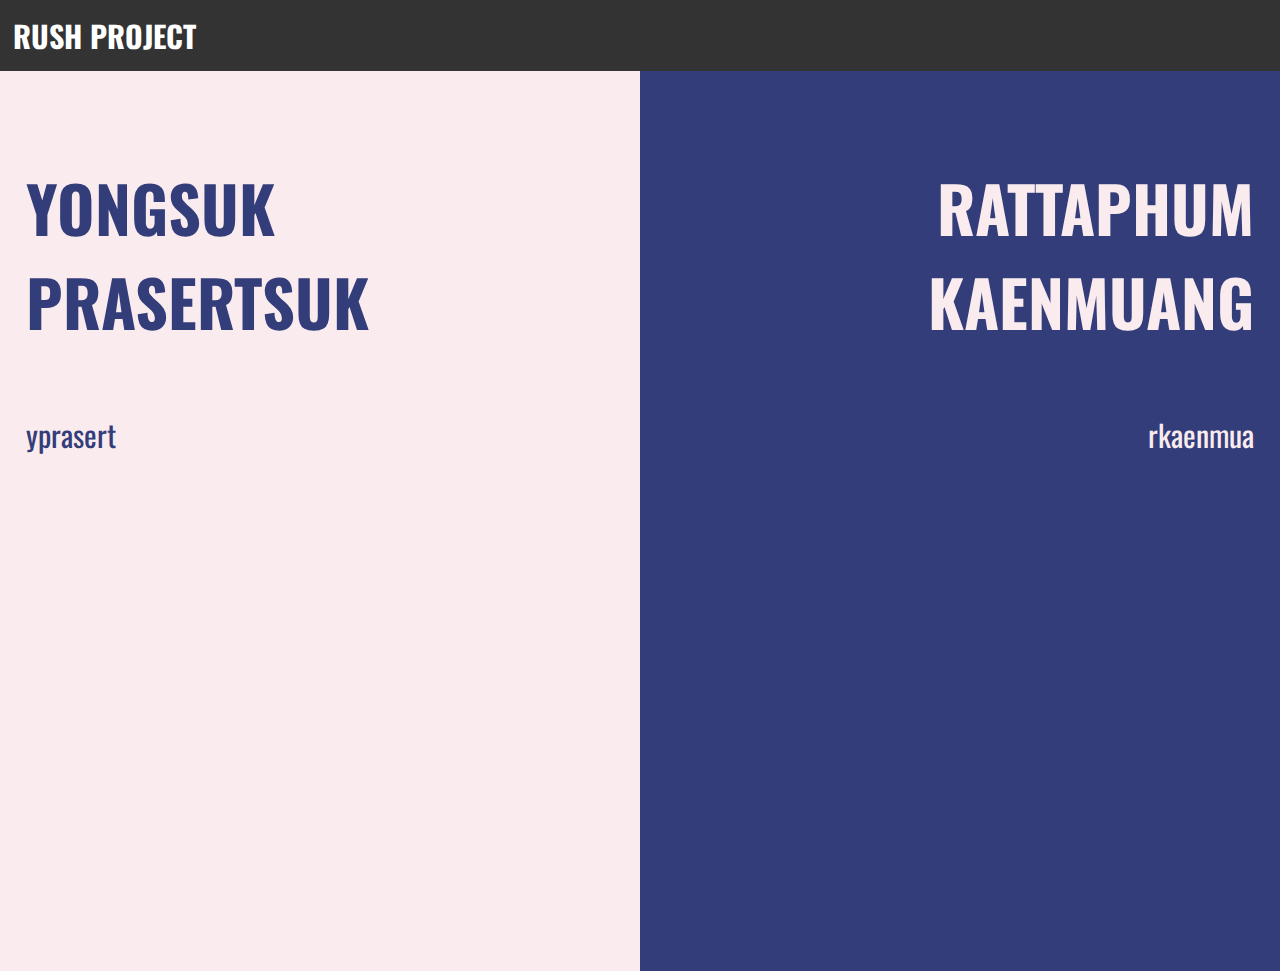
<file: rush/index.html>
<!DOCTYPE html>
<html lang="en">
<head>
    <meta charset="UTF-8">
    <meta name="viewport" content="width=device-width, initial-scale=1.0">
    <title>RUSH</title>
    <link rel="stylesheet" href="./css/index.css">
    <script src="https://code.jquery.com/jquery-3.6.0.min.js"></script>
</head>
<body>
    <header>
        <h1>RUSH PROJECT</h1>
    </header>
    <section id="main-container">
        <div class="cv-container" id="left-container">
            <p class="name">
                YONGSUK<br>
                PRASERTSUK
            </p>
            <p class="intra-handle">
                yprasert
            </p>
        </div>
        <div class="cv-container" id="right-container">
            <p class="name">
                RATTAPHUM<br>
                KAENMUANG
            </p>
            <p class="intra-handle">
                rkaenmua
            </p>
        </div>
    </section>
    <script>
        $(document).ready(function() {
            $("#left-container").click(function() {
                window.location.href = "./yprasert.html";
            });
            $("#right-container").click(function() {
                window.location.href = "./cv_rkaenmua.html";
            });
        });
    </script>
</body>
</html>
</file>
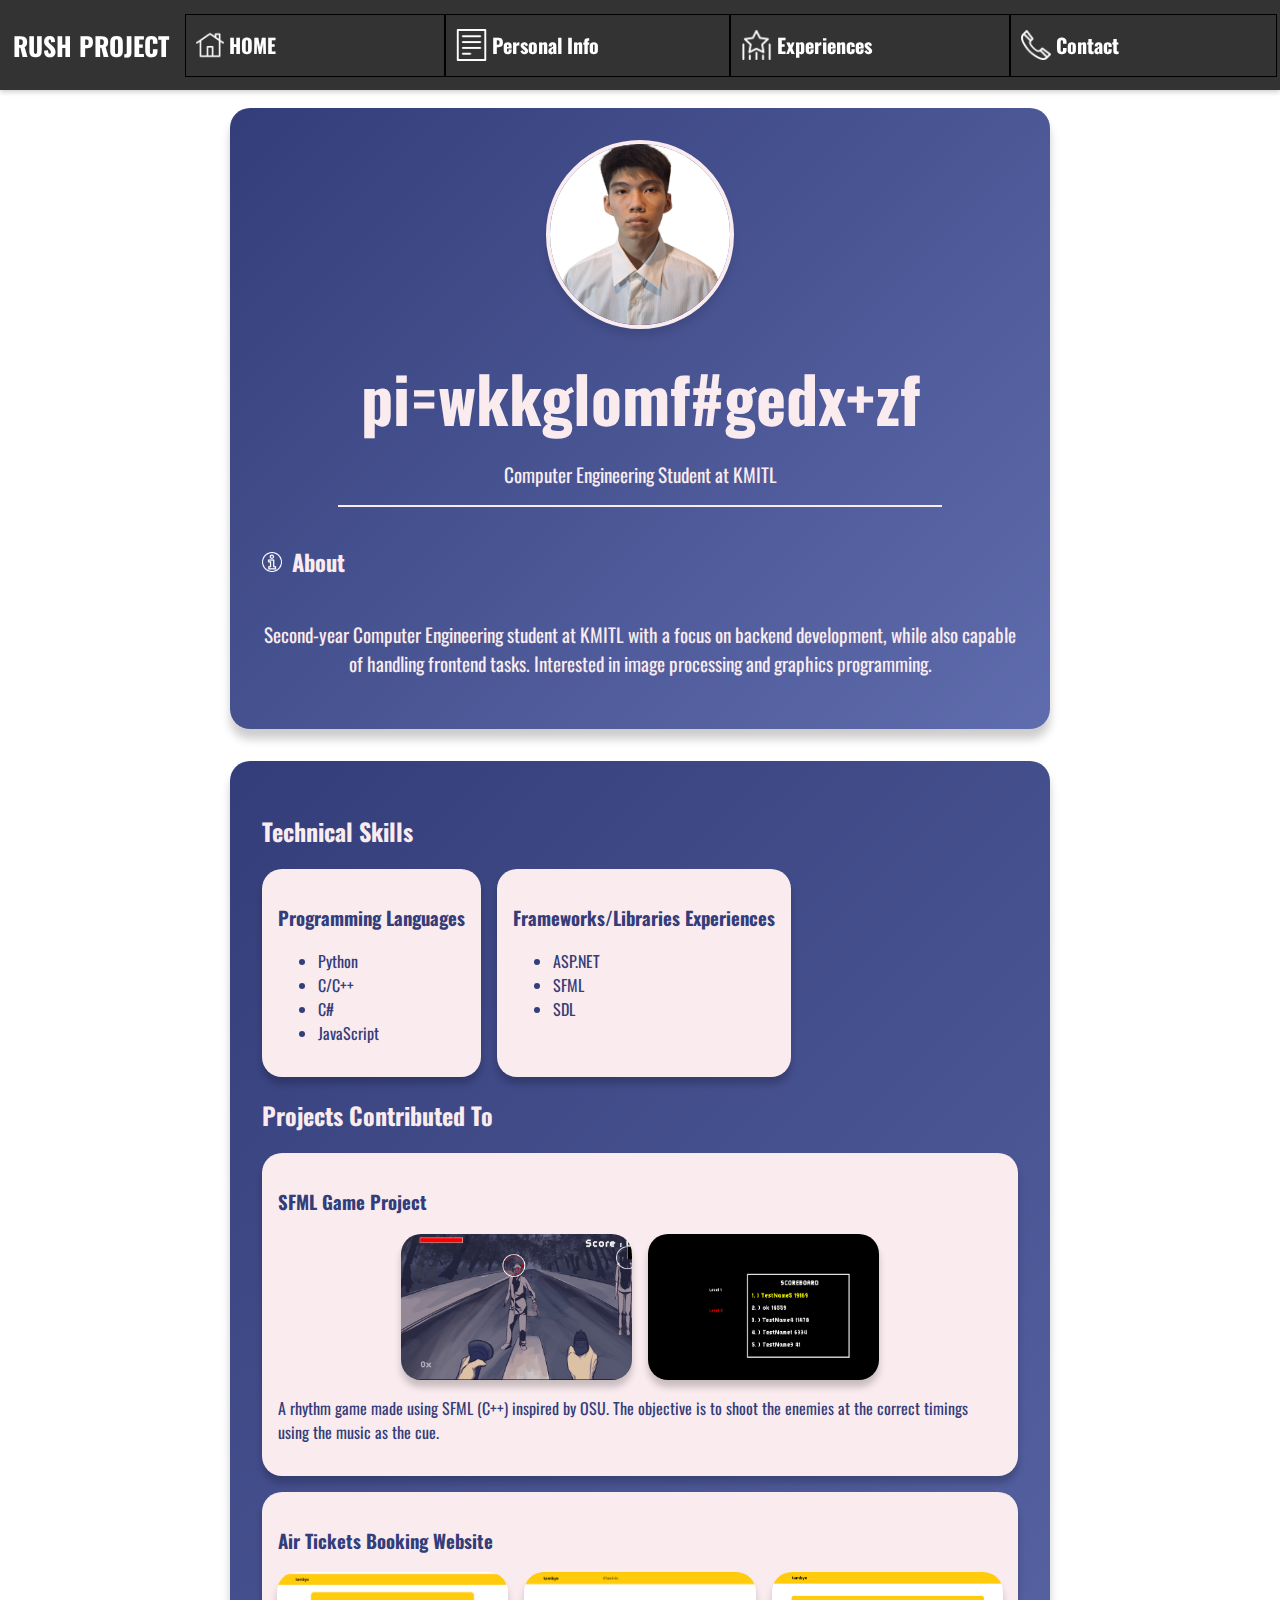
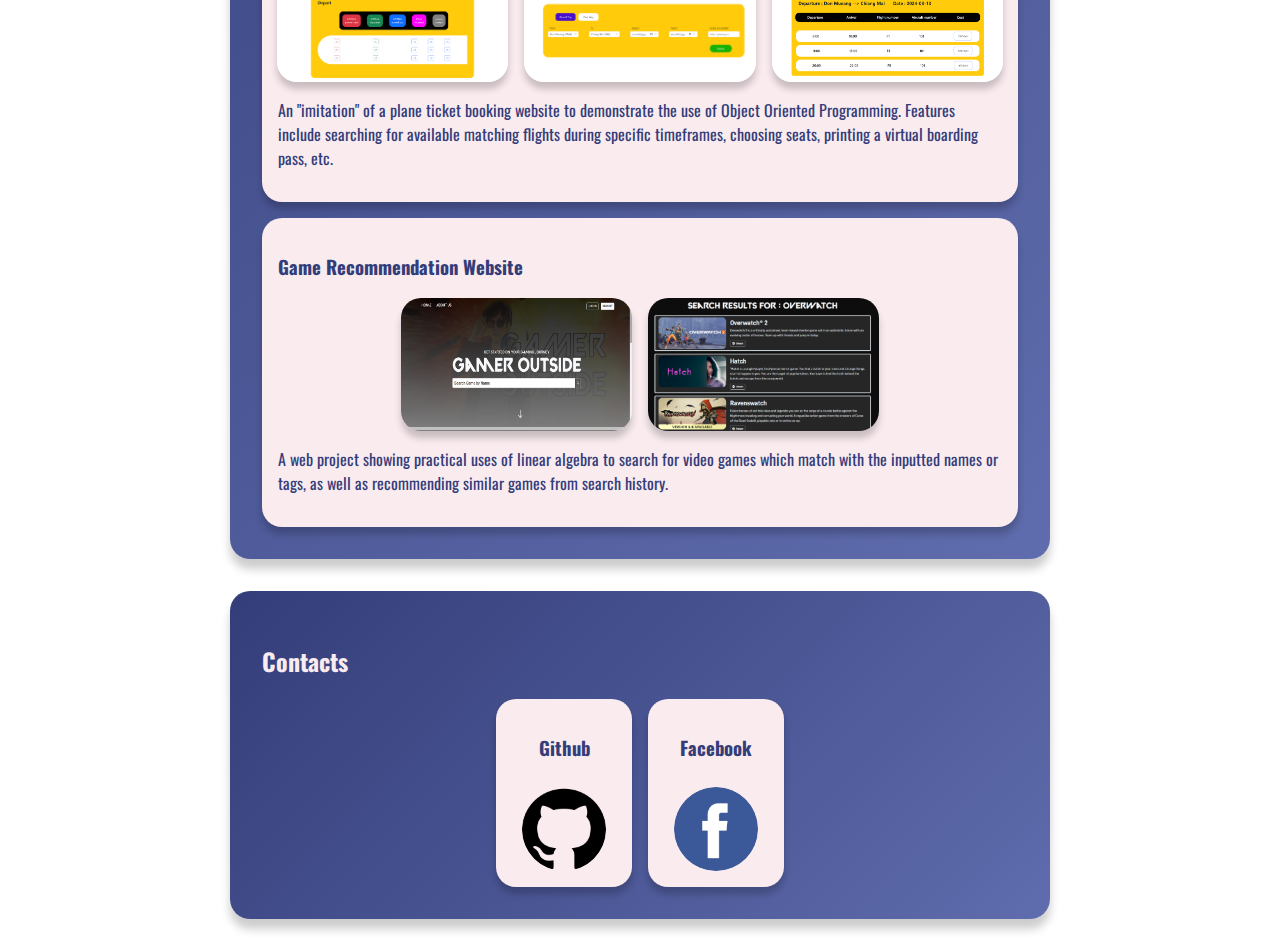
<file: rush/cv_rkaenmua.html>
<!DOCTYPE html>
<html lang="en">
<head>
    <meta charset="UTF-8">
    <meta name="viewport" content="width=device-width, initial-scale=1.0">
    <title>Rattaphum Kaenmuang</title>
    <link rel="stylesheet" href="./css/navbar_common.css">
    <link rel="stylesheet" href="./css/cv_rkaenmua.css">
    <script src="https://code.jquery.com/jquery-3.6.0.min.js"></script>
    <script src="./js/rkaenmua.js"></script>
</head>
<body>
    <header>
        <h1>RUSH PROJECT</h1>
        <nav>
            <ul>
                <li>
                    <a href="./index.html">
                        <img src="./imgs/home.png" alt="home">
                        HOME
                    </a>
                </li>
                <li>
                    <a href="#bio-info">
                        <img src="./imgs/bio.png" alt="bio">
                        Personal Info
                    </a>
                </li>
                <li>
                    <a href="#skills-info">
                        <img src="./imgs/skills.png" alt="edu">
                        Experiences
                    </a>
                </li>
                <li>
                    <a href="#contact-info">
                        <img src="./imgs/contact.png" alt="edu">
                        Contact
                    </a>
                </li>
            </ul>
        </nav>
    </header>
    <main>
        <section id="bio-info">
            <div class="container profile-container">
                <div id="basic-info">
                    <img id="profile-img" src="./imgs/rkaenmua/rkaenmua.png" alt="pfp">
                    <h2 id="name">Rattaphum Kaenmuang</h2>
                    <h3 id="desc">Computer Engineering Student at KMITL</h3>
                </div>
                <hr>
                <div id="summary">
                    <div id="about-header">
                        <img id="info-icon" src="./imgs/rkaenmua/info.png">
                        <h3 id="about-top">About</h3>
                    </div>
                    <p id="long-desc">Second-year Computer Engineering student at KMITL with a focus on backend development, while also capable of handling frontend tasks. Interested in image processing and graphics programming.</p>
                </div>
            </div>
        </section>
        <section id="skills-info">
            <div class="container skills-container">
                <h2>Technical Skills</h2>
                <div id="skills">
                    <div class="list-block skills-list-block">
                        <h3>Programming Languages</h3>
                        <ul>
                            <li>Python</li>
                            <li>C/C++</li>
                            <li>C#</li>
                            <li>JavaScript</li>
                        </ul>
                    </div>
                    <div class="list-block skills-list-block">
                        <h3>Frameworks/Libraries Experiences</h3>
                        <ul>
                            <li>ASP.NET</li>
                            <li>SFML</li>
                            <li>SDL</li>
                        </ul>
                    </div>
                </div>
            </div>
            <h2>Projects Contributed To</h2>
            <div class="container projects-container">
                <div id="projs">
                    <div class="list-block proj-list-block">
                        <h3>SFML Game Project</h3>
                        <div class="images-container">
                            <img src="./imgs/rkaenmua/sfml_game1.png" alt="project1">
                            <img src="./imgs/rkaenmua/sfml_game2.png" alt="project1">
                        </div>
                        <p>A rhythm game made using SFML (C++) inspired by OSU. The objective is to shoot the enemies at the correct timings using the music as the cue.</p>
                    </div>
                    <div class="list-block proj-list-block">
                        <h3>Air Tickets Booking Website</h3>
                        <div class="images-container">
                            <img src="./imgs/rkaenmua/oop1.png" alt="project2">
                            <img src="./imgs/rkaenmua/oop2.png" alt="project2">
                            <img src="./imgs/rkaenmua/oop3.png" alt="project2">
                        </div>
                        <p>An "imitation" of a plane ticket booking website to demonstrate the use of Object Oriented Programming. Features include searching for available matching flights during specific timeframes, choosing seats, printing a virtual boarding pass, etc.</p>
                    </div>
                    <div class="list-block proj-list-block">
                        <h3>Game Recommendation Website</h3>
                        <div class="images-container">
                            <img src="./imgs/rkaenmua/gamer_outside1.png" alt="project3">
                            <img src="./imgs/rkaenmua/gamer_outside2.png" alt="project3">
                        </div>
                        <p>A web project showing practical uses of linear algebra to search for video games which match with the inputted names or tags, as well as recommending similar games from search history.</p>
                    </div>
                </div>
            </div>
        </section>
        <section id="contact-info">
            <div id="contact-container">
                <h2>Contacts</h2>
                <div id="contacts">
                    <a href="https://github.com/RattaphumKaenmuang">
                        <div class="contact-method">
                            <h3>Github</h3>
                            <img src="./imgs/rkaenmua/github.png" alt="github">
                        </div>  
                    </a>
                    <a href="https://www.facebook.com/rattaphum.kaenmuang/">
                        <div class="contact-method">
                            <h3>Facebook</h3>
                            <img src="./imgs/rkaenmua/facebook.png" alt="facebook">
                        </div>
                    </a>
                </div>
            </div>
        </section>
    </main>
</body>
</html>
</file>
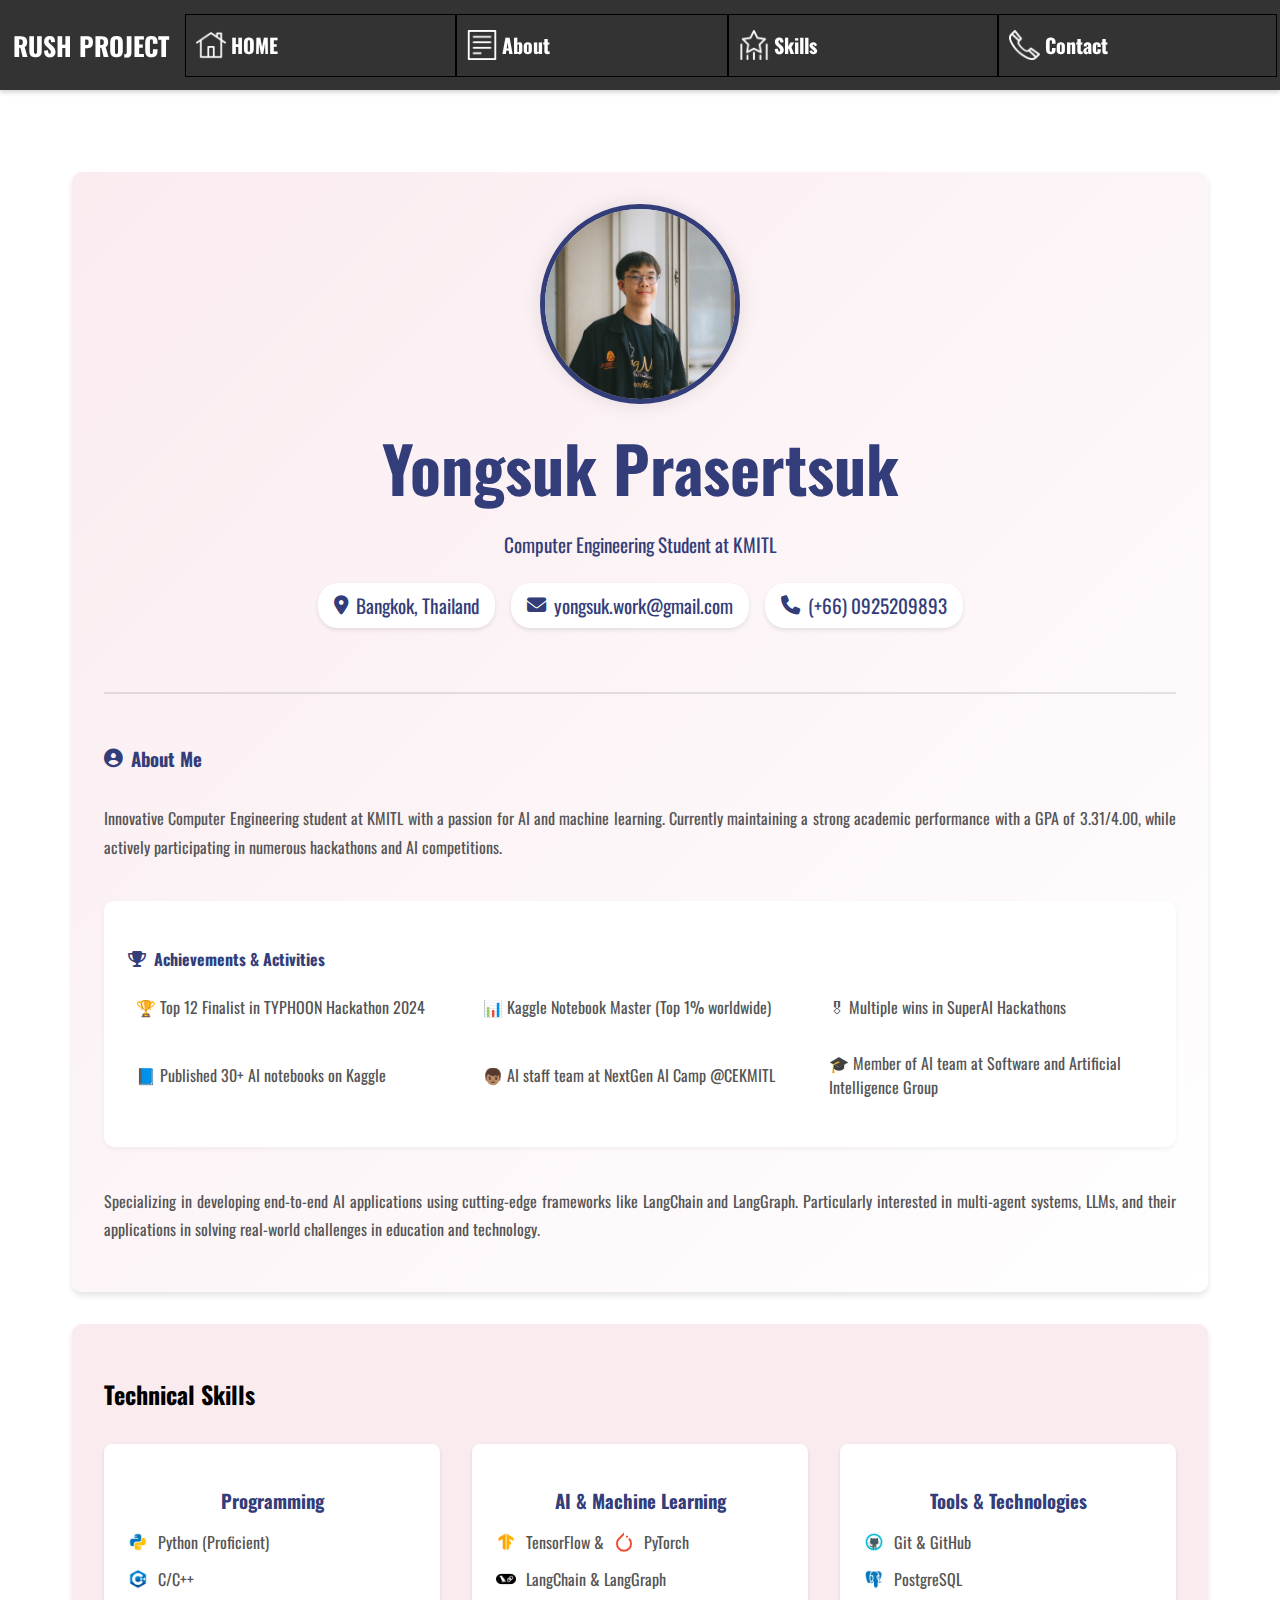
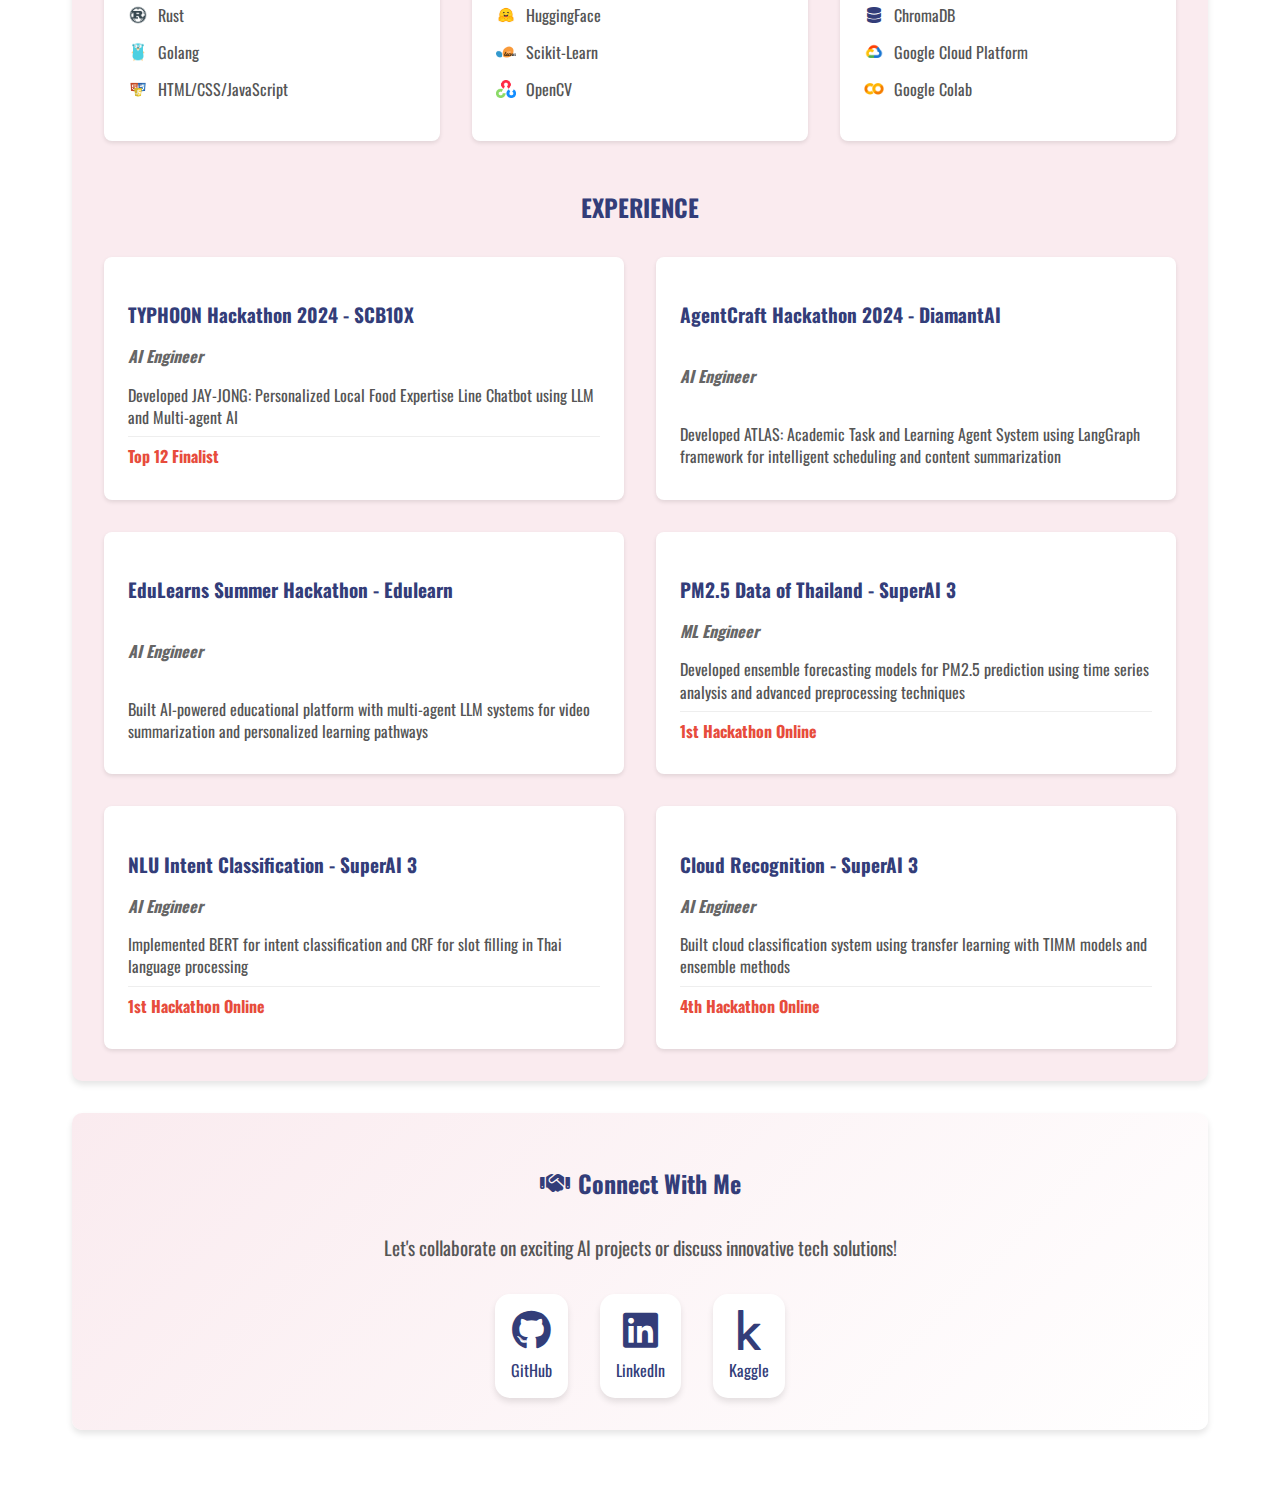
<file: rush/yprasert.html>
<!DOCTYPE html>
<html lang="en">
<head>
    <meta charset="UTF-8">
    <meta name="viewport" content="width=device-width, initial-scale=1.0">
    <title>Yongsuk Prasertsuk</title>
    <!-- Only keep FontAwesome - it's used for icons -->
    <link rel="stylesheet" href="https://cdnjs.cloudflare.com/ajax/libs/font-awesome/6.5.1/css/all.min.css">
    <link rel="stylesheet" href="./css/navbar_common.css">
    <link rel="stylesheet" href="./css/yprasert.css">
</head>
<body>
    <header>
        <h1>RUSH PROJECT</h1>
            <nav>
               <ul>
                     <li>
                        <a href="./index.html">
                            <img src="./imgs/home.png" alt="home">
                            HOME
                        </a>
                     </li>
                     <li>
                        <a href="#bioinfo">
                            <img src="./imgs/bio.png" alt="bio">
                            About
                        </a>
                     </li>
                     <li>
                        <a href="#showcase">
                            <img src="./imgs/skills.png" alt="skills">
                            Skills
                        </a>
                     </li>
                     <li>
                        <a href="#contact">
                            <img src="./imgs/contact.png" alt="contact">
                            Contact
                        </a>
                     </li>
               </ul>
    </header>
    <main>
        <section id="bioinfo">
            <div class="container bio-container">
                <div class="profile-section">
                    <img src="./imgs/yprasert/yprasert.jpg" alt="Yongsuk Prasertsuk" class="profile-img">
                    <h2 class="name">Yongsuk Prasertsuk</h2>
                    <p class="bio">Computer Engineering Student at KMITL</p>
                    <div class="bio-badges">
                        <span class="badge"><i class="fas fa-map-marker-alt"></i> Bangkok, Thailand</span>
                        <span class="badge"><i class="fas fa-envelope"></i> yongsuk.work@gmail.com</span>
                        <span class="badge"><i class="fas fa-phone"></i> (+66) 0925209893</span>
                    </div>
                </div>
                <div class="summary-section">
                    <h3><i class="fas fa-user-circle"></i> About Me</h3>
                    <div class="summary-content">
                        <p class="summary-main">
                            Innovative Computer Engineering student at KMITL with a passion for AI and machine learning. Currently maintaining a strong academic performance with a GPA of 3.31/4.00, while actively participating in numerous hackathons and AI competitions.
                        </p>
                        <div class="key-achievements">
                            <h4><i class="fas fa-trophy"></i>Achievements & Activities</h4>
                            <ul>
                                <li>🏆 Top 12 Finalist in TYPHOON Hackathon 2024</li>
                                <li>📊 Kaggle Notebook Master (Top 1% worldwide)</li>
                                <li>🎖 Multiple wins in SuperAI Hackathons</li>
                                <li>📘 Published 30+ AI notebooks on Kaggle</li>
                                <li>👦🏽 AI staff team at NextGen AI Camp @CEKMITL</li>
                                <li>🎓 Member of AI team at Software and Artificial Intelligence Group</li>
                            </ul>
                        </div>
                        <p class="summary-focus">
                            Specializing in developing end-to-end AI applications using cutting-edge frameworks like LangChain and LangGraph. Particularly interested in multi-agent systems, LLMs, and their applications in solving real-world challenges in education and technology.
                        </p>
                    </div>
                </div>
            </div>
        </section>

        <section id="showcase">
            <div class="container">
                <h2>Technical Skills</h2>
                <div class="skills-grid">
                    <div class="skill-card" data-aos="fade-up">
                        <h3>Programming</h3>
                        <ul>
                            
                            <li><img src="./imgs/yprasert/skills/python.gif" alt="Python">Python (Proficient)</li>
                            <li><img src="./imgs/yprasert/skills/cpp.png" alt="C++">C/C++</li>
                            <li><img src="./imgs/yprasert/skills/rust.png" alt="Rust">Rust</li>
                            <li><img src="./imgs/yprasert/skills/golang.png" alt="Golang">Golang</li>
                            <li><img src="./imgs/yprasert/skills/web.png" alt="Web">HTML/CSS/JavaScript</li>
                        </ul>
                    </div>
                    <div class="skill-card" data-aos="fade-up">
                        <h3>AI & Machine Learning</h3>
                        <ul>
                            <li><img src="./imgs/yprasert/skills/tensorflow.png" alt="TensorFlow">TensorFlow & <img src="./imgs/yprasert/skills/pytorch.png" alt="PyTorch">PyTorch</li>
                            <li><img src="./imgs/yprasert/skills/langchain.png" alt="LangChain">LangChain & LangGraph</li>
                            <li><img src="./imgs/yprasert/skills/huggingface.png" alt="HuggingFace">HuggingFace</li>
                            <li><img src="./imgs/yprasert/skills/sklearn.png" alt="Scikit-Learn">Scikit-Learn</li>
                            <li><img src="./imgs/yprasert/skills/opencv.png" alt="OpenCV">OpenCV</li>
                        </ul>
                    </div>
                    <div class="skill-card" data-aos="fade-up">
                        <h3>Tools & Technologies</h3>
                        <ul>
                            <li><img src="./imgs/yprasert/skills/git.gif" alt="Git">Git & GitHub</li>
                            <li><img src="./imgs/yprasert/skills/postgresql.png" alt="PostgreSQL">PostgreSQL</li>
                            <li><i class="fas fa-database"></i>ChromaDB</li>
                            <li><img src="./imgs/yprasert/skills/gcp.png" alt="GCP">Google Cloud Platform</li>
                            <li><img src="./imgs/yprasert/skills/colab.png" alt="Colab">Google Colab</li>
                        </ul>
                    </div>
                </div>

                <h2 class="achievements-title">EXPERIENCE</h2>
                <div class="experience-grid">
                    <div class="experience-card">
                        <h3>TYPHOON Hackathon 2024 - SCB10X</h3>
                        <p class="role">AI Engineer</p>
                        <p>Developed JAY-JONG: Personalized Local Food Expertise Line Chatbot using LLM and Multi-agent AI</p>
                        <p class="highlight">Top 12 Finalist</p>
                    </div>
                    <div class="experience-card">
                        <h3>AgentCraft Hackathon 2024 - DiamantAI</h3>
                        <p class="role">AI Engineer</p>
                        <p>Developed ATLAS: Academic Task and Learning Agent System using LangGraph framework for intelligent scheduling and content summarization</p>
                    </div>
                    <div class="experience-card">
                        <h3>EduLearns Summer Hackathon - Edulearn</h3>
                        <p class="role">AI Engineer</p>
                        <p>Built AI-powered educational platform with multi-agent LLM systems for video summarization and personalized learning pathways</p>
                    </div>
                    <div class="experience-card">
                        <h3>PM2.5 Data of Thailand - SuperAI 3</h3>
                        <p class="role">ML Engineer</p>
                        <p>Developed ensemble forecasting models for PM2.5 prediction using time series analysis and advanced preprocessing techniques</p>
                        <p class="highlight">1st Hackathon Online</p>
                    </div>
                    <div class="experience-card">
                        <h3>NLU Intent Classification - SuperAI 3</h3>
                        <p class="role">AI Engineer</p>
                        <p>Implemented BERT for intent classification and CRF for slot filling in Thai language processing</p>
                        <p class="highlight">1st Hackathon Online</p>
                    </div>
                    <div class="experience-card">
                        <h3>Cloud Recognition - SuperAI 3</h3>
                        <p class="role">AI Engineer</p>
                        <p>Built cloud classification system using transfer learning with TIMM models and ensemble methods</p>
                        <p class="highlight">4th Hackathon Online</p>
                    </div>
                </div>
            </div>
        </section>

        <section id="contact">
            <div class="container contact-container">
                <h2><i class="fas fa-handshake"></i> Connect With Me</h2>
                <div class="contact-content">
                    <div class="contact-text">
                        <p>Let's collaborate on exciting AI projects or discuss innovative tech solutions!</p>
                    </div>
                    <div class="social-links">
                        <a href="https://github.com/MAOK-Yongsuk" class="social-icon github" target="_blank">
                            <i class="fa-brands fa-github"></i>
                            <span>GitHub</span>
                        </a>
                        <a href="https://linkedin.com/in/yongsuks" class="social-icon linkedin" target="_blank">
                            <i class="fa-brands fa-linkedin"></i>
                            <span>LinkedIn</span>
                        </a>
                        <a href="https://kaggle.com/yongsukprasertsuk" class="social-icon kaggle" target="_blank">
                            <i class="fa-brands fa-kaggle"></i>
                            <span>Kaggle</span>
                        </a>
                    </div>
                </div>
            </div>
        </section>
    </main>

    <script src="./js/yprasert.js"></script>
</body>
</html>
</file>
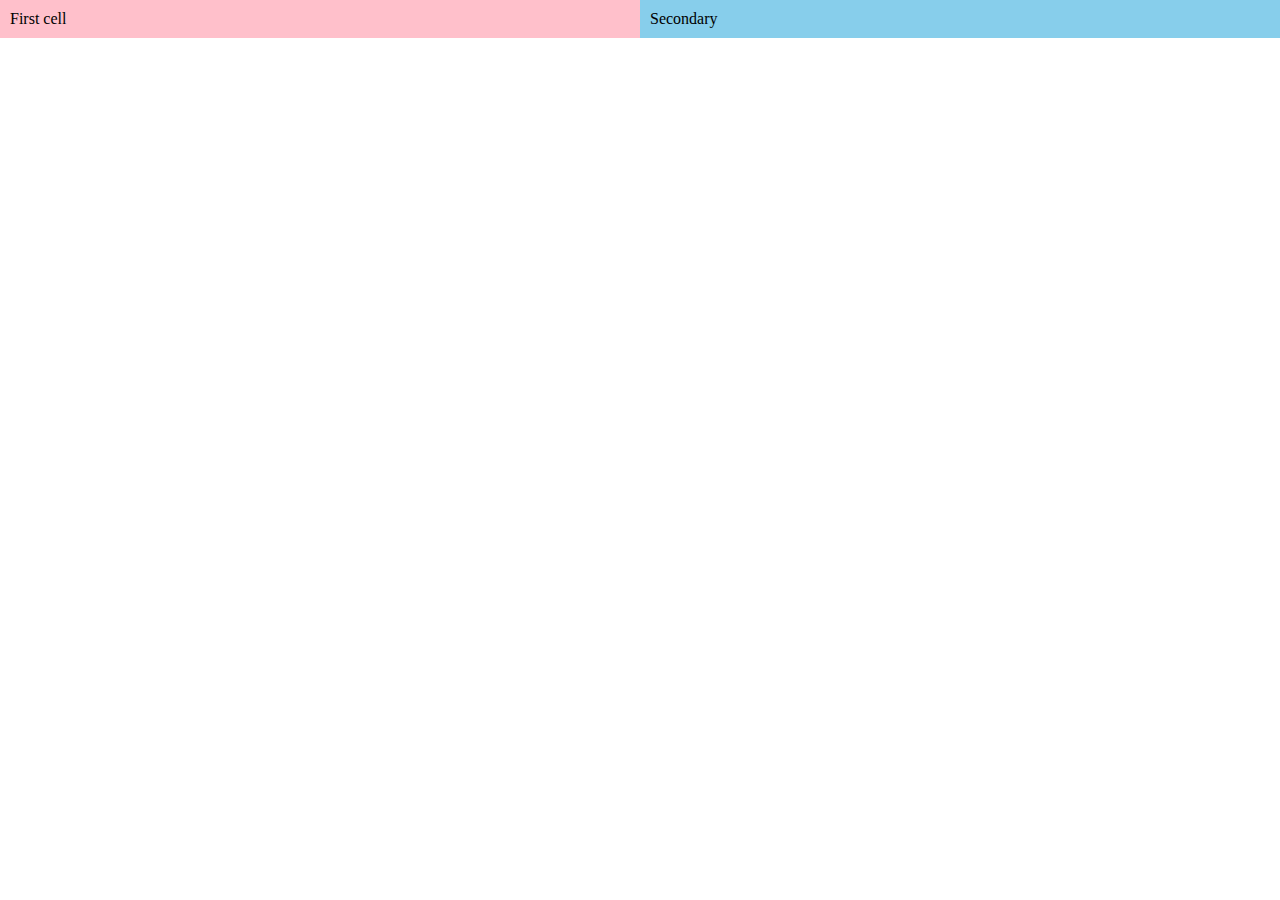
<file: cell01/ex05/tab.html>
<!DOCTYPE html>
<html lang="en">
  <head>
    <title>Document</title>
  </head>
  <style>
    body {
      margin: 0;
    }
  </style>

  <body>
    <div style="width: 100%; display: flex">
      <div style="background-color: pink; width: 100%; padding: 10px">
        First cell
      </div>
      <div style="background-color: skyblue; width: 100%; padding: 10px">
        Secondary
      </div>
    </div>
  </body>
</html>
</file>
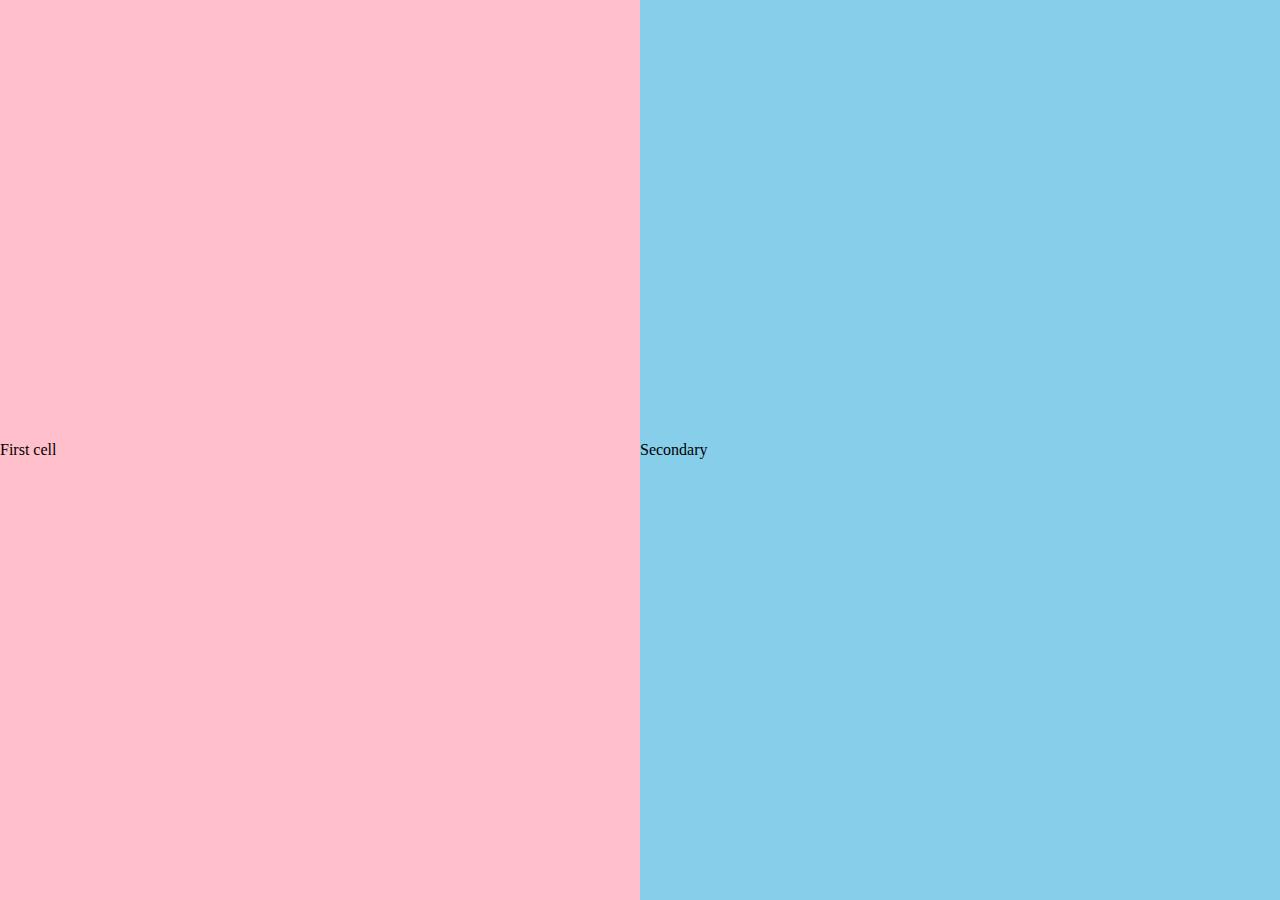
<file: cell01/ex06/responsive.html>
<!DOCTYPE html>
<html lang="en">
  <head>
    <title>Document</title>
  </head>
  <style>
    body {
      margin: 0;
    }
    .box {
      display: flex;
      width: 100%;
    }
    .b1, .b2 {
      width: 100%;
      height: 100%;
      display: flex;
      align-items: center;
      height: 100vh;
    }
    .b1 {
      background-color: pink;
    }
    .b2 {
      background-color: skyblue;
    }
  </style>

  <body>
    <div class="box">
      <div class="b1">First cell</div>
      <div class="b2">Secondary</div>
    </div>
  </body>
</html>
</file>
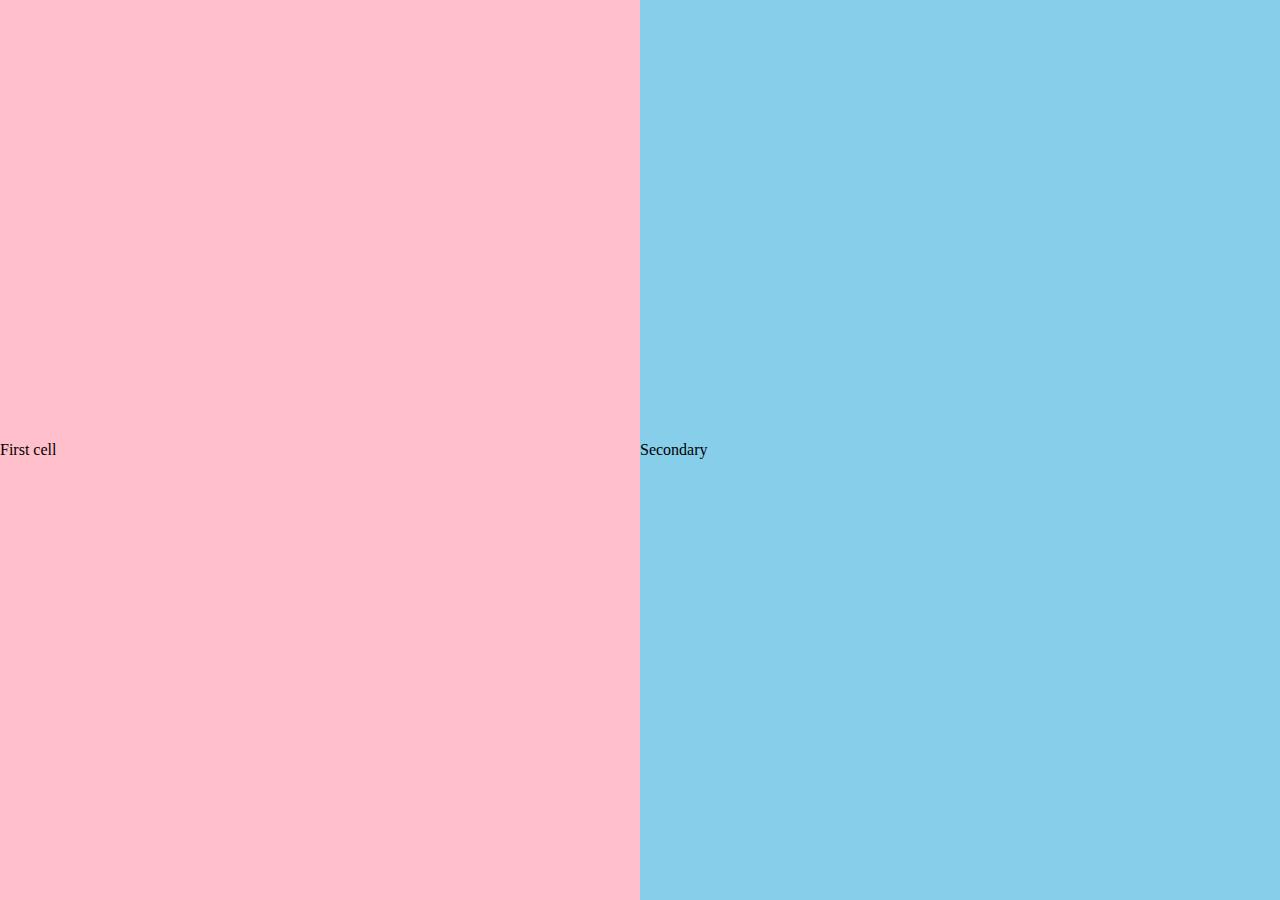
<file: cell02/ex00/responsive.html>
<!DOCTYPE html>
<html lang="en">
  <head>
    <link href="responsive.css" rel="stylesheet" />
    <title>Document</title>
  </head>
  <body>
    <div class="box">
      <div class="b1">First cell</div>
      <div class="b2">Secondary</div>
    </div>
  </body>
</html>
</file>
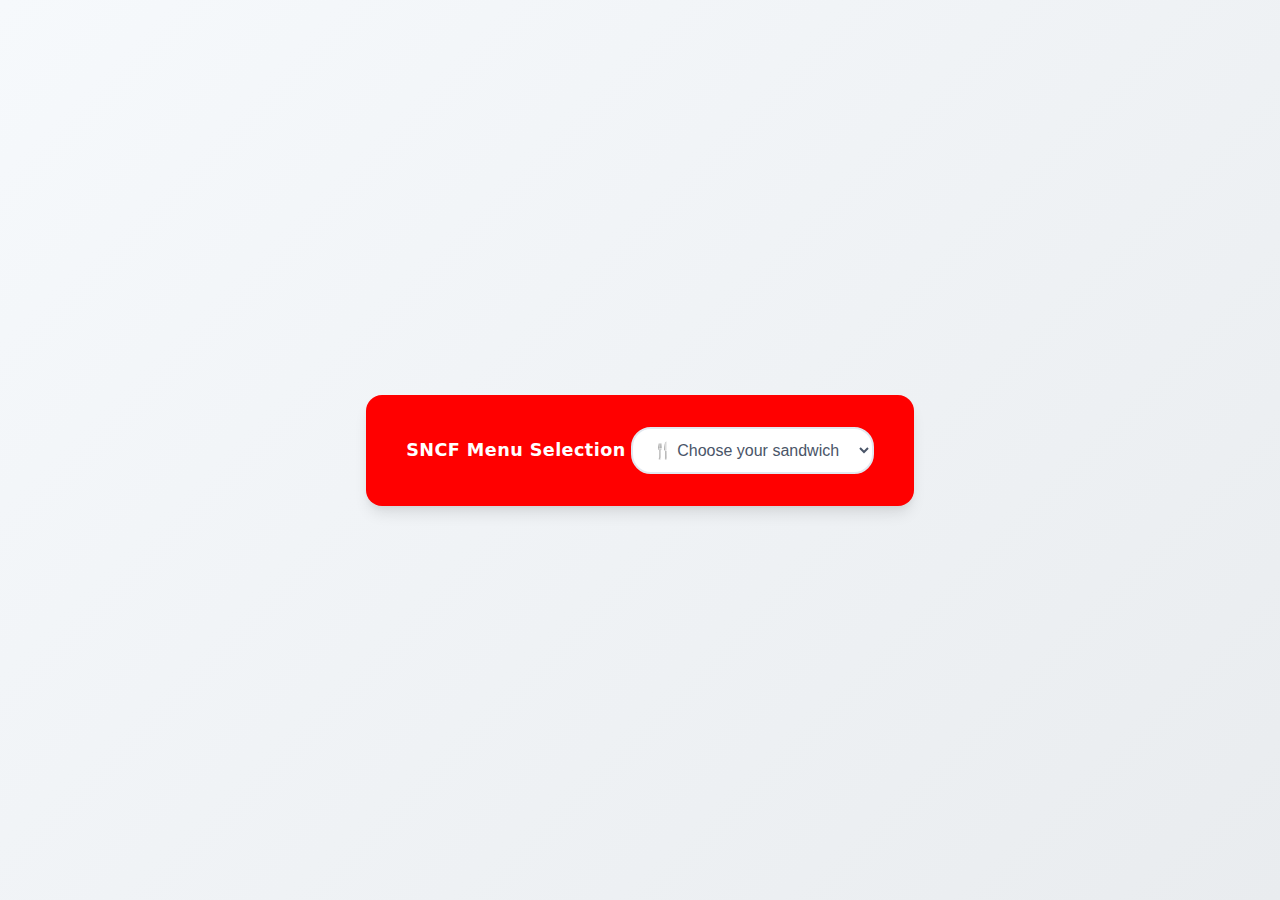
<file: cell02/ex01/menu.html>
<!DOCTYPE html>
<html lang="en">
<head>
    <title>SNCF</title>
    <link rel="stylesheet" href="menu.css">
    <meta name="viewport" content="width=device-width, initial-scale=1.0">
</head>
<body>
    <div class="container">
        <label for="sandwich" class="label-text">SNCF Menu Selection</label>
        <select name="sandwich" id="sandwich" class="menu-select">
            <option value="" disabled selected>🍴 Choose your sandwich</option>
            <option value="cheese">🍕 Classic Cheese</option>
            <option value="tomato">🍅 Fresh Tomato & Basil</option>
            <option value="beef">🍖 Premium Beef</option>
            <option value="onion">🌰 Caramelized Onion</option>
        </select>
    </div>
</body>
</html>
</file>
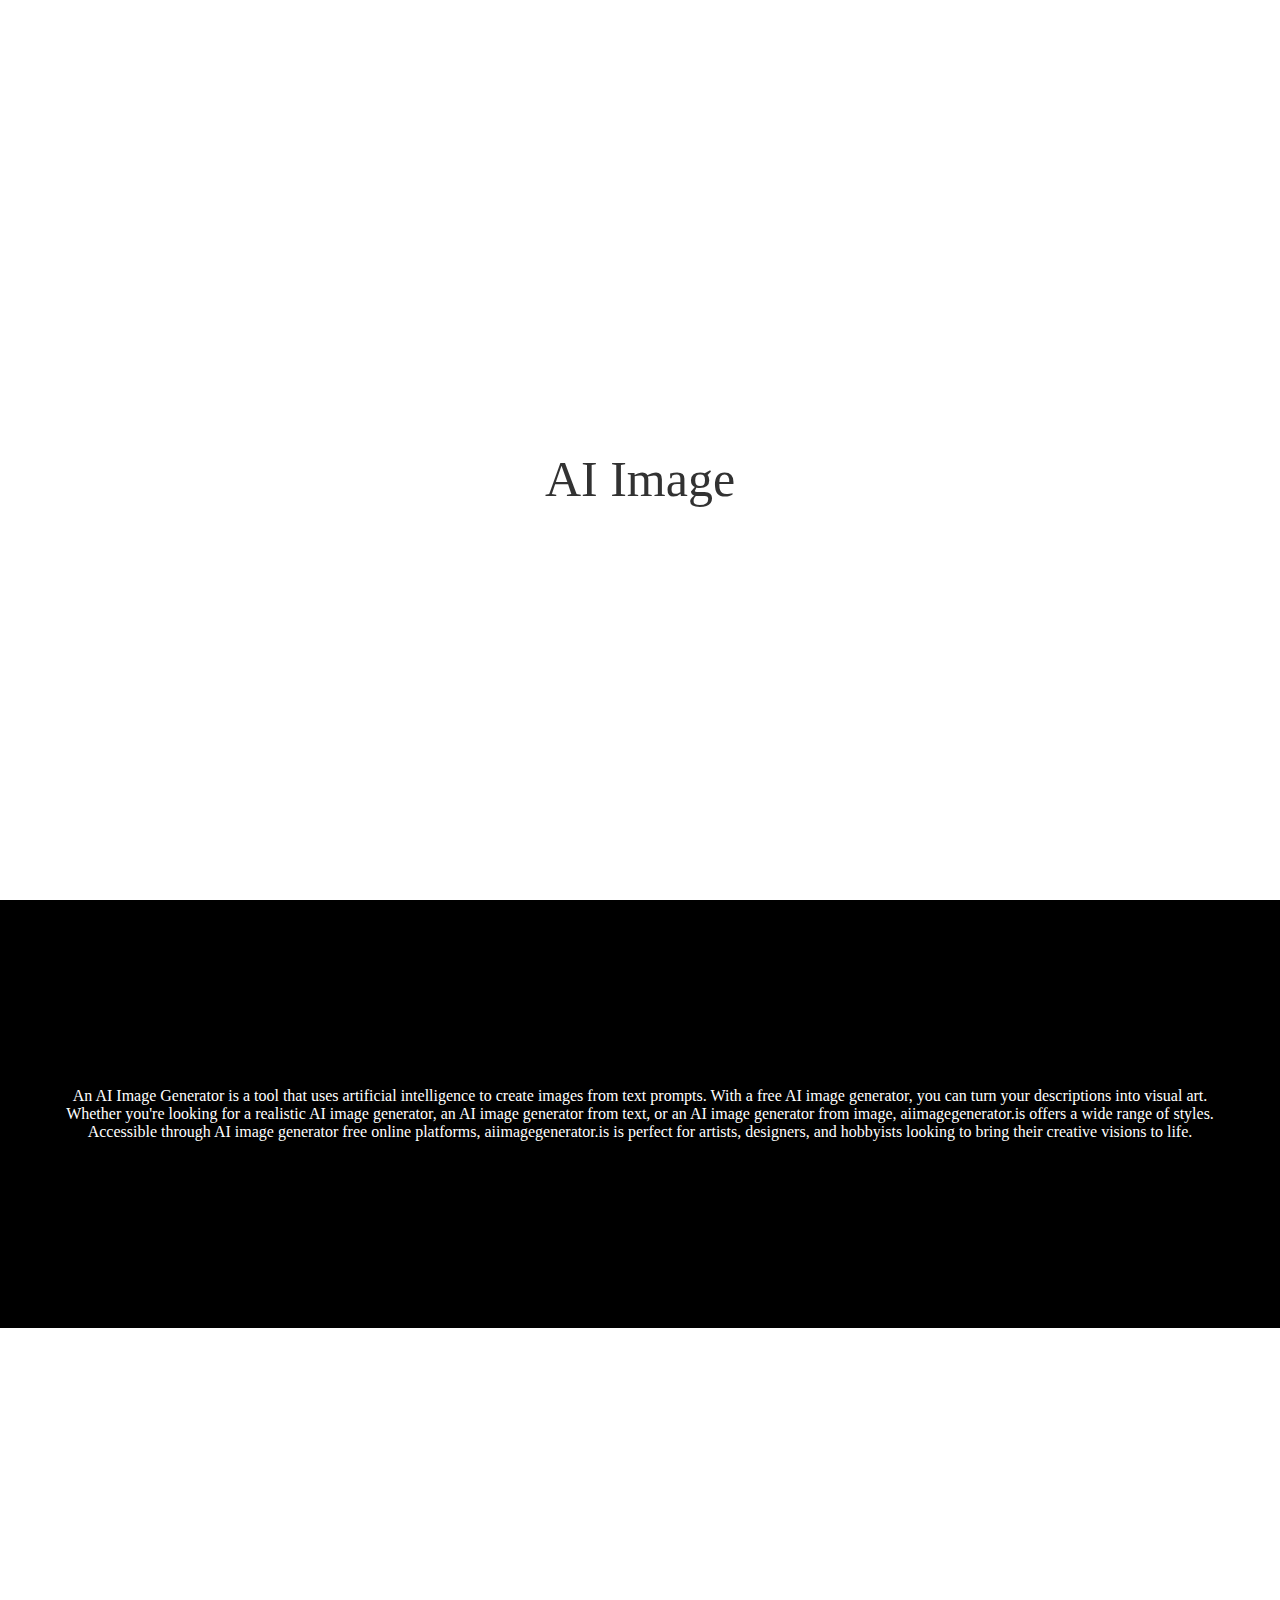
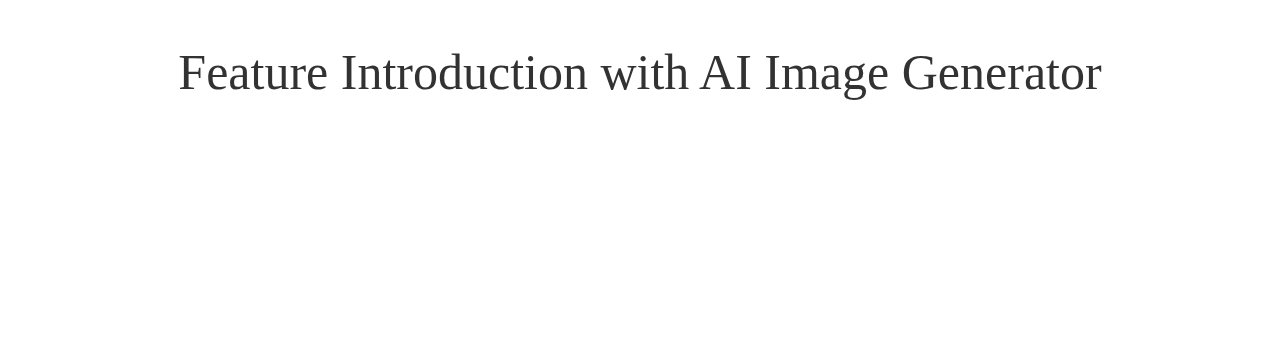
<file: cell02/ex02/parallax.html>
<!DOCTYPE html>
<html lang="en">

<head>
    <meta charset="UTF-8">
    <meta name="viewport" content="width=device-width, initial-scale=1.0">
    <title>Parallax</title>
    <link rel="stylesheet" href="parallax.css">
</head>

<body>
    <div class="parallax" id="img1">
        <div class="caption">
            <span>AI Image</span>
        </div>
    </div>
    <div class="black-block">
        <p>An AI Image Generator is a tool that uses artificial intelligence to create images from text prompts. With a free AI image generator, you can turn your descriptions into visual art. Whether you're looking for a realistic AI image generator, an AI image generator from text, or an AI image generator from image, aiimagegenerator.is offers a wide range of styles. Accessible through AI image generator free online platforms, aiimagegenerator.is is perfect for artists, designers, and hobbyists looking to bring their creative visions to life.</p>
    </div>
    <div class="parallax" id="img2">
        <div class="caption">
            <span>Feature Introduction with AI Image Generator</span>
        </div>
    </div>
</body>

</html>
</file>
<file: rush/css/index.css>
/* importing fonts */
@import url('https://fonts.googleapis.com/css2?family=Oswald:wght@200..700&display=swap');

/*========== Root/Body Section ==========*/
:root {
    --header-bg-color: #333;

    --light-bg-color: #FAEBEFFF;
    --dark-bg-color: #333D79FF;

    /*font size               min   preferred max   */
    --title-font-size:  clamp(30px, 2vw,      300px);
    --name-font-size:   clamp(35px, 5vw,      400px);
    --others-font-size: clamp(30px, 1.5vw,    300px);
}
body {
    position: fixed;
    margin: 0;
    padding: 0;
    width: 100vw;
    height: 100vh;
    font-family: "Oswald", serif;

    background-color: black;
}

/*========== Header Section ==========*/
header {
    display: flex;
    width: 100vw;

    background-color: #333;
    color: white;
    z-index: 99999;
}
header h1 {
    margin: 1%;
    font-size: var(--title-font-size);
}


/*========== left-right Section ==========*/
/* parent container */
#main-container {
    display: flex;
    flex-direction: row;
    width: 100vw;
    height: 100vh;
}

/* modify both sides */
.cv-container {
    width: 50%;
    height: 100%;
    padding: 2%;
    transition: filter 0.3s;
    box-sizing: border-box; 
}
.cv-container:hover {
    cursor: pointer;
    filter: brightness(0.5);
}
.cv-container .name {
    font-size: var(--name-font-size);
    font-weight: bold;
}
.cv-container .intra-handle{
    font-size: var(--others-font-size);
    margin: 0;
}

/* modify each side */
#left-container { /*background-col and text-col switches places*/
    background-color: var(--light-bg-color);
    color: var(--dark-bg-color);
}
#right-container {
    text-align: right;
    background-color: var(--dark-bg-color);
    color: var(--light-bg-color);
}

#left-container .intra-handle{
    left: 10px;
}
#right-container .intra-handle{
    right: 10px;
}
</file>
<file: rush/css/navbar_common.css>
/* importing fonts */
@import url('https://fonts.googleapis.com/css2?family=Oswald:wght@200..700&display=swap');

/*========== Root/Body Section ==========*/
:root {
    /*font size               min   preferred max   */
    --rush-font-size:   clamp(4px,  3vw,     15px);
    --navbar-font-size: clamp(4px,  2vw,     20px);
}

nav {
    display: flex;
    justify-content: flex-end;
    width: 100%;
    height: 70%;
    padding: 0 3px;
}
nav ul {
    list-style-type: none; /* Remove bullet points */
    display: flex;
    padding: 0;
    margin: 0;
}
nav li {
    height: 100%;
    padding: 0 10px;
    display: flex;
    align-items: center;

    border: 1px solid black;
    transition: 0.5s;
}
nav li:hover {
    cursor: pointer;
    background-color: aliceblue;
}
nav li:hover a {
    filter: invert(1); /* Invert text color */
}
nav a {
    display: flex;
    text-decoration: none;
    color: white;
    font-size: var(--navbar-font-size);
    font-weight: bold;
    align-items: center;
    overflow: hidden;
}
nav img {
    min-width: 15px;
    max-width: 12%;
    height: auto; /* Maintain aspect ratio */
    object-fit: contain;
    margin-right: 5px;
}
</file>
<file: rush/css/cv_rkaenmua.css>
/* importing fonts */
@import url('https://fonts.googleapis.com/css2?family=Oswald:wght@200..700&display=swap');

/*========== Root/Body Section ==========*/
:root {
    --header-bg-color: #333;

    --light-bg-color: #FAEBEFFF;
    --dark-bg-color: #333D79FF;
    --dark-bg-color-grad: rgb(95, 108, 173);

    /*font size               min   preferred max   */
    --title-font-size:  clamp(10px, 2vw,      300px);
    --name-font-size:   clamp(20px, 5vw,      400px);
    --others-font-size: clamp(8px,  1.5vw,    50px);
}

html {
    scroll-behavior: smooth;
}

body {
    margin: 0;
    padding: 0;
    font-family: "Oswald", serif;
}

* {
    box-sizing: border-box;
}

/*========== Header/Navbar Section ==========*/
header {
    position: fixed;
    top: 0;
    left: 0;
    display: flex;
    width: 100vw;
    height: 10vh;
    min-height: fit-content;
    background-color: #333;
    color: white;
    z-index: 99999;
    box-shadow: 0 2px 5px rgba(0, 0, 0, 0.2);
    align-items: center;
}
header h1 {
    margin: 1%;
    font-size: var(--title-font-size);
    white-space: nowrap;
}
/*========== Main Section ==========*/

main {
    max-width: 80%;
    margin: 12vh auto 0; /* Add top margin to account for fixed header */
    color: var(--light-bg-color);
}

section{
    display: flex;
    flex-direction: column;
    width: 80%;
    min-height: fit-content;
    height: auto;

    padding: 2rem;

    margin: 0 auto;
    border-radius: 20px;
    
    margin: 2rem auto;
    background: linear-gradient(135deg, var(--dark-bg-color) 0%, var(--dark-bg-color-grad) 100%);
    box-shadow: 0 10px 10px rgba(0,0,0,0.2);
}

/*========== 1: Profile ==========*/
.profile-container {
    text-align: center;
}
#profile-img {
    width: 25%;
    height: auto;
    border: 4px solid var(--light-bg-color);
    border-radius: 50%;
    box-shadow: 0 7px 7px rgba(0,0,0,0.1);
}
#name {
    font-size: var(--name-font-size);
    margin: 1rem;
}
#desc {
    font-size: var(--others-font-size);
    font-weight: normal;
    margin: 1rem;
}
hr {
    width: 80%;
    margin: 1rem auto;
    border: 1px solid var(--light-bg-color);
}

/* Long summary */
#summary{
    display: flex;
    flex-direction: column;
    
    font-size: var(--others-font-size);
}
#summary #about-header {
    display: flex;
    align-items: center;
    font-size: var(--others-font-size);
}
#about-header #info-icon {
    width: 20px;
    height: 20px;
    margin-right: 10px;
}

@media screen and (max-width: 426px) {
    #profile-img{
        width: 30%;
    }
}

/*========== 2: Experiences ==========*/
#skills{
    display: flex;
    flex-direction: row;
    gap: 1rem;
}
#projs{
    display: flex;
    flex-direction: column;
    gap: 1rem;
}
.list-blocks-container {
    display: flex;
    gap: 1rem;
}
#proj-list-block{
    display: flex;
    flex-direction: column;
    gap: 1rem;
    width: 100%;
}
.list-block {
    color: var(--dark-bg-color);
    background-color: var(--light-bg-color);
    padding: 1rem;
    border-radius: 20px;
    box-shadow: 0 7px 7px rgba(0,0,0,0.2);
}
.skills-list-block {
    max-width: 50%;
    overflow: hidden;
}
.images-container{
    display: flex;
    justify-content: center;
    gap: 1rem;
}
.images-container img {
    width: 32%;
    height: auto;
    border-radius: 20px;
    box-shadow: 0 7px 7px rgba(0,0,0,0.2);
}
#contacts {
    display: flex;
    flex-direction: row;
    justify-content: center;
    gap: 1rem;
}
#contacts a {
    display: block;
    width: 18%;
    text-decoration: none;
}
.contact-method {
    display: flex;
    flex-direction: column;
    align-items: center;
    width: 100%;
    gap: 0.5rem;
    padding: 1rem;
    border-radius: 20px;
    box-shadow: 0 7px 7px rgba(0,0,0,0.2);
    background-color: var(--light-bg-color);
    color: var(--dark-bg-color);
}
.contact-method:hover {
    filter: brightness(0.75);
}
.contact-method img {
    width: 80%;
    height: auto;
    border-radius: 50%;
    object-fit: cover;
}
/*========== 3: Contacts ==========*/
</file>
<file: rush/css/yprasert.css>
/* Importing Oswald font from Google Fonts for consistent typography */
@import url('https://fonts.googleapis.com/css2?family=Oswald:wght@200..700&display=swap');

/* Global Variables for consistent theming and responsive design
 * --light-bg-color: Light background for containers
 * --dark-bg-color: Primary color for headings and accents
 * Responsive font sizes using clamp(min, preferred, max) 
 */
:root {
    --header-bg-color: #333;
    --light-bg-color: #FAEBEFFF;
    --dark-bg-color: #333D79FF;
    --title-font-size: clamp(15px, 2vw, 100px);
    --name-font-size: clamp(35px, 5vw, 100px);
    --others-font-size: clamp(15px, 1.5vw, 40px);
}

/* Base styles for clean layout */
body {
    margin: 0;
    padding: 0;
    font-family: "Oswald", serif;
}

* {
     box-sizing: border-box;
 }

/* Fixed header layout with shadow and high z-index for overlay */
header {
    position: fixed;
    top: 0;
    left: 0;
    width: 100vw;
    height: 10vh;
    display: flex;
    min-height: fit-content;
    background-color: #333;
    color: white;
    z-index: 99999;
    box-shadow: 0 2px 5px rgba(0, 0, 0, 0.2);
    align-items: center;
}
header h1 {
    margin: 1%;
    font-size: var(--title-font-size);
    white-space: nowrap;
}

/* Main content layout with responsive max-width and margin for fixed header */
main {
    max-width: 1200px;
    margin: 12vh auto 0; /* Add top margin to account for fixed header */
    padding: 2rem;
}

/* Container styling with hover animation and shadow effects */
.container {
    margin: 2rem auto;
    padding: 2rem;
    background: var(--light-bg-color);
    border-radius: 10px;
    box-shadow: 0 4px 6px rgba(0,0,0,0.1);
    transition: transform 0.3s ease;
}

.container:hover {
    transform: translateY(-5px);
}

/* Profile section styling */
.bio-container {
    /* Gradient background for visual interest */
    background: linear-gradient(135deg, var(--light-bg-color) 0%, #fff 100%);
}

.profile-section {
    /* Centered layout for profile elements */
    text-align: center;
    position: relative;
    padding-bottom: 2rem;
}

/* Profile image with circular crop and hover animation */
.profile-img {
    width: 200px;
    height: 200px;
    border-radius: 50%;
    object-fit: cover;
    margin: 0 auto;
    display: block;
    border: 5px solid var(--dark-bg-color);
    box-shadow: 0 0 20px rgba(0,0,0,0.1);
    transition: transform 0.3s ease;
}

.profile-img:hover {
    transform: scale(1.05);
}

.bio {
    font-size: var(--others-font-size);
    color: var(--dark-bg-color);
    text-align: center;
    margin: 1rem 0;
}

/* Contact badges with flex layout and subtle shadow */
.bio-badges {
    display: flex;
    flex-wrap: wrap;
    justify-content: center;
    gap: 1rem;
    margin-top: 1.5rem;
}

.badge {
    background: white;
    padding: 0.5rem 1rem;
    border-radius: 20px;
    box-shadow: 0 2px 4px rgba(0,0,0,0.1);
    display: flex;
    align-items: center;
    gap: 0.5rem;
    font-size: var(--others-font-size);
    color: var(--dark-bg-color);
}

.badge i {
    color: var(--dark-bg-color);
}

.summary-section {
    margin-top: 2rem;
    padding-top: 2rem;
    border-top: 2px solid rgba(0,0,0,0.1);
}

.summary-section h3 {
    color: var(--dark-bg-color);
    margin-bottom: 1rem;
    display: flex;
    align-items: center;
    gap: 0.5rem;
}

.summary-content {
    display: flex;
    flex-direction: column;
    gap: 1.5rem;
}

.summary-main, .summary-focus {
    line-height: 1.8;
    color: #555;
    text-align: justify;
}

.key-achievements {
    background: white;
    padding: 1.5rem;
    border-radius: 10px;
    box-shadow: 0 2px 4px rgba(0,0,0,0.05);
}

.key-achievements h4 {
    color: var(--dark-bg-color);
    margin-bottom: 1rem;
    display: flex;
    align-items: center;
    gap: 0.5rem;
}

.key-achievements ul {
    list-style: none;
    padding: 0;
    display: grid;
    grid-template-columns: repeat(auto-fit, minmax(250px, 1fr));
    gap: 1rem;
}

.key-achievements li {
    padding: 0.5rem;
    color: #555;
    display: flex;
    align-items: center;
    gap: 0.5rem;
}

/* Skills section with responsive grid layout */
.skills-grid {
    display: grid;
    grid-template-columns: repeat(auto-fit, minmax(250px, 1fr));
    gap: 2rem;
    margin-top: 2rem;
}

/* Skill cards with consistent styling and icon alignment */
.skill-card {
    background: white;
    padding: 1.5rem;
    border-radius: 8px;
    box-shadow: 0 2px 4px rgba(0,0,0,0.1);
    opacity: 1;
}

.skill-card ul {
    list-style-type: none;
    padding: 0;
}

.skill-card li {
    margin: 0.8rem 0;
    color: #555;
    display: flex;
    align-items: center;
    gap: 10px;
}

.skill-card li img {
    width: 20px;
    height: 20px;
    object-fit: contain;
}

.skill-card li i {
    width: 20px;
    height: 20px;
    display: flex;
    align-items: center;
    justify-content: center;
    color: var(--dark-bg-color);
}

.skill-card h3 {
    color: var(--dark-bg-color);
    margin-bottom: 1rem;
    text-align: center;
}

/* Contact section with centered layout and gradient background */
.contact-container {
    background: linear-gradient(135deg, var(--light-bg-color) 0%, #fff 100%);
    text-align: center;
}

.contact-container h2 {
    color: var(--dark-bg-color);
    margin-bottom: 2rem;
    display: flex;
    align-items: center;
    justify-content: center;
    gap: 0.5rem;
}

.contact-content {
    max-width: 800px;
    margin: 0 auto;
}

.contact-text {
    margin-bottom: 2rem;
    font-size: 1.2rem;
    color: #555;
}

/* Social media links with hover effects and brand colors */
.social-links {
    display: flex;
    justify-content: center;
    gap: 2rem;
    margin-top: 2rem;
}

.social-icon {
    display: flex;
    flex-direction: column;
    align-items: center;
    gap: 0.5rem;
    font-size: 2.5rem;
    color: var(--dark-bg-color);
    transition: transform 0.3s ease, color 0.3s ease;
    text-decoration: none;
    padding: 1rem;
    background: white;
    border-radius: 15px;
    box-shadow: 0 4px 6px rgba(0,0,0,0.1);
}

.social-icon span {
    font-size: 1rem;
}

.social-icon:hover {
    transform: translateY(-5px);
}

/* Update social icon colors */
.github:hover { 
    color: #24292e; 
    background: #f6f8fa;
}
.linkedin:hover { 
    color: #0077b5; 
    background: #e8f4f9;
}
.instagram:hover { 
    color: #e4405f; 
}
.kaggle:hover { 
    color: #20beff; 
    background: #f0f9ff;
}

/* simple name style */
.name {
    font-size: var(--name-font-size);
    color: var(--dark-bg-color);
    text-align: center;
    margin: 1rem 0;
}

/* Add to existing styles */
.contact-info {
    text-align: center;
    margin: 1.5rem 0;
    font-size: var(--others-font-size);
}

.contact-info p {
    margin: 0.5rem 0;
    color: var(--dark-bg-color);
}

.summary {
    text-align: center;
    line-height: 1.6;
    max-width: 800px;
    margin: 1.5rem auto;
    color: #555;
}

.achievements-title {
    margin-top: 3rem;
    text-align: center;
    color: var(--dark-bg-color);
}

/* Remove old achievements styling */
.achievements-grid,
.achievement-card,
.visible {
    display: none;
}

/* Experience cards with flex layout for dynamic content */
.experience-grid {
    display: grid;
    grid-template-columns: repeat(auto-fit, minmax(350px, 1fr));
    gap: 2rem;
    margin-top: 2rem;
}

.experience-card {
    background: white;
    padding: 1.5rem;
    border-radius: 8px;
    box-shadow: 0 2px 4px rgba(0,0,0,0.1);
    transition: transform 0.3s ease;
    min-height: 200px;
    /* Flexible column layout with space-between for content */
    display: flex;
    flex-direction: column;
    justify-content: space-between;
}

.experience-card:hover {
    transform: translateY(-5px);
}

.experience-card h3 {
    color: var(--dark-bg-color);
    margin-bottom: 0.5rem;
    font-size: 1.2rem;
}

.experience-card .role {
    color: #666;
    font-weight: bold;
    margin: 0.5rem 0;
    font-style: italic;
}

.experience-card p {
    color: #555;
    margin: 0.5rem 0;
    line-height: 1.4;
}

.experience-card .highlight {
    color: #e74c3c;
    font-weight: bold;
    margin-top: auto;
    padding-top: 0.5rem;
    border-top: 1px solid #eee;
}
</file>
<file: cell02/ex00/responsive.css>
body {
  margin: 0;
}
.box {
  display: flex;
  width: 100%;
}
.b1,
.b2 {
  width: 100%;
  height: 100%;
  display: flex;
  align-items: center;
  height: 100vh;
}
.b1 {
  background-color: pink;
}
.b2 {
  background-color: skyblue;
}
</file>
<file: cell02/ex01/menu.css>
/* กำหนดค่าพื้นฐานให้กับ body element */
body {
    box-sizing: border-box; /* รวมขอบและ padding เข้าไปในขนาดที่กำหนด */
    min-height: 100vh; /* กำหนดความสูงขั้นต่ำให้เท่ากับความสูงของหน้าจอ */
    margin: 0; /* ลบระยะขอบทั้งหมด */
    display: flex; /* จัดการแสดงผลแบบ flexible box */
    justify-content: center; /* จัดให้อยู่กึ่งกลางแนวนอน */
    align-items: center; /* จัดให้อยู่กึ่งกลางแนวตั้ง */
    background: linear-gradient(135deg, #f6f9fc 0%, #e9ecef 100%); /* กำหนดพื้นหลังแบบไล่ระดับสี */
    font-family: 'Segoe UI', system-ui, -apple-system, sans-serif; /* กำหนดรูปแบบตัวอักษร */
}

/* กำหนดสไตล์ให้กับ container class */
.container {
    background: red; /* พื้นหลังสีขาว */
    padding: 2rem 2.5rem; /* ระยะห่างภายใน */
    border-radius: 16px; /* มุมโค้ง */
    box-shadow: /* เงาของกล่อง */
        0 10px 15px -3px rgba(0, 0, 0, 0.1),
        0 4px 6px -2px rgba(0, 0, 0, 0.05);
    transform: translateY(0); /* ตำแหน่งเริ่มต้น */
    transition: all 0.2s ease; /* การเปลี่ยนแปลงแบบ animation */
}

/* เมื่อ hover ที่ container */
.container:hover {
    transform: translateY(-2px); /* เลื่อนขึ้นด้านบน 2px เมื่อชี้เมาส์ */
}

/* สไตล์สำหรับข้อความ label */
.label-text {
    font-size: 1.1rem; /* ขนาดตัวอักษร */
    font-weight: 600; /* ความหนาตัวอักษร */
    color: white; /* สีตัวอักษร */
    margin-bottom: 0.75rem; /* ระยะห่างด้านล่าง */
    letter-spacing: 0.025em; /* ระยะห่างระหว่างตัวอักษร */
}

/* สไตล์สำหรับ dropdown menu */
.menu-select {
    padding: 0.75rem 1rem; /* ระยะห่างภายใน */
    border: 2px solid #e2e8f0; /* เส้นขอบ */
    background-color: white; /* พื้นหลังสีขาว */
    border-radius: 20px; /* มุมโค้ง */
    font-size: 1rem; /* ขนาดตัวอักษร */
    min-width: 220px; /* ความกว้างขั้นต่ำ */
    color: #4a5568; /* สีตัวอักษร */
    cursor: pointer; /* เปลี่ยนเคอร์เซอร์เป็นรูปมือชี้ */
    transition: all 0.2s ease; /* การเปลี่ยนแปลงแบบ animation */
    background-repeat: no-repeat; /* ไม่ทำซ้ำภาพพื้นหลัง */
    background-position: right 1rem center; /* ตำแหน่งภาพพื้นหลัง */
    background-size: 0.65rem auto; /* ขนาดภาพพื้นหลัง */
}
</file>
<file: cell02/ex02/parallax.css>
/* กำหนดค่าพื้นฐานให้กับ body element */
body {
    margin: 0;          /* ลบ margin ทั้งหมดรอบๆ body */
    height: 100%;       /* กำหนดความสูงให้เต็มพื้นที่ */
    box-sizing: border-box;  /* รวมขอบและ padding เข้าไปในขนาดที่กำหนด */
}

/* การกำหนดค่าสำหรับ parallax effect */
.parallax {
    opacity: 0.8;       /* กำหนดความโปร่งใสที่ 80% */
    position: relative; /* กำหนดตำแหน่งแบบสัมพัทธ์ */
    background-attachment: fixed;  /* ทำให้พื้นหลังอยู่กับที่เมื่อเลื่อนหน้า */
    background-position: center;   /* จัดตำแหน่งพื้นหลังให้อยู่ตรงกลาง */
    background-repeat: no-repeat;  /* ไม่ให้พื้นหลังทำซ้ำ */
    background-size: cover;        /* ให้พื้นหลังขยายเต็มพื้นที่ */
    position: relative;            /* กำหนดตำแหน่งแบบสัมพัทธ์อีกครั้ง */
}

/* การจัดการข้อความที่อยู่บนภาพ */
.caption {
    position: absolute;  /* กำหนดตำแหน่งแบบสัมบูรณ์ */
    left: 0;            /* ชิดซ้าย */
    top: 50%;           /* อยู่กึ่งกลางตามแนวตั้ง */
    width: 100%;        /* กว้างเต็มพื้นที่ */
    text-align: center; /* จัดข้อความให้อยู่กึ่งกลาง */
}

/* กำหนดสไตล์สำหรับบล็อกสีดำ */
.black-block {
    background-color: rgb(0, 0, 0);  /* พื้นหลังสีดำ */
    padding: 64px;                    /* ระยะห่างขอบใน 64px */
    height: 300px;                    /* ความสูง 300px */
    color: white;                     /* ตัวอักษรสีขาว */
    display: flex;                    /* ใช้ flexible box */
    text-align: center;               /* จัดข้อความกึ่งกลาง */
    justify-content: center;          /* จัดเนื้อหาให้อยู่กึ่งกลางตามแนวนอน */
    align-items: center;              /* จัดเนื้อหาให้อยู่กึ่งกลางตามแนวตั้ง */
}

/* กำหนดสไตล์เพิ่มเติมสำหรับข้อความ caption */
.caption {
    color: rgb(0, 0, 0);  /* สีตัวอักษรเป็นสีดำ */
    font-size: 50px;      /* ขนาดตัวอักษร 50px */
}

/* กำหนดพื้นหลังสำหรับรูปภาพที่ 1 */
#img1 {
    background-image: url("https://fooocusai.com/wp-content/uploads/2024/05/ai-generated-pet-animal-8751092-1024x583.jpg");
    min-height: 100vh;    /* ความสูงขั้นต่ำเท่ากับความสูงของหน้าจอ */
    color: white;         /* สีตัวอักษรเป็นสีขาว */
}

/* กำหนดพื้นหลังสำหรับรูปภาพที่ 2 */
#img2 {
    background-image: url("https://johneengle.com/wp-content/uploads/2023/08/ai-image-generator.jpg");
    min-height: 70vh;     /* ความสูงขั้นต่ำ 70% ของความสูงหน้าจอ */
}
</file>
